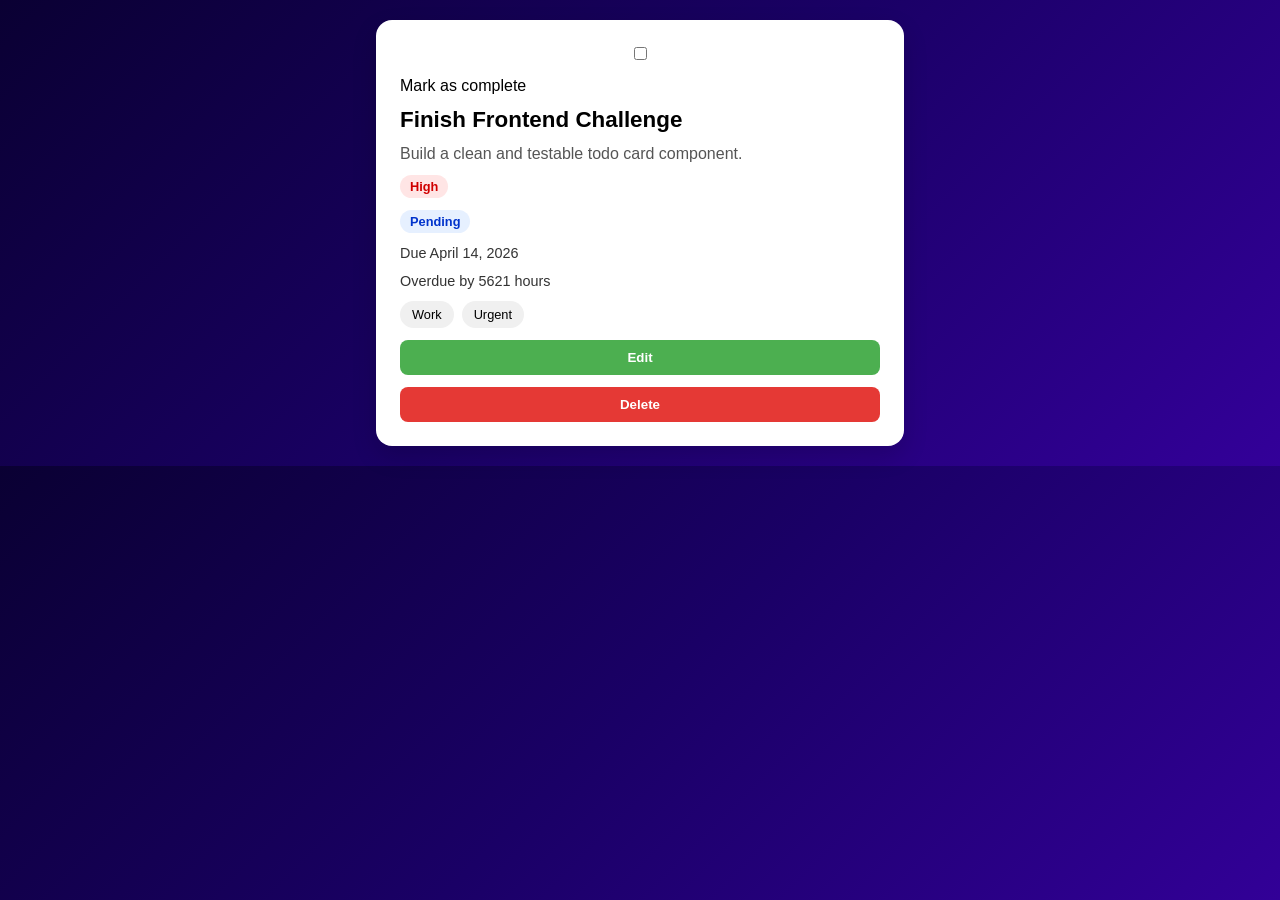
<file: index.html>
<!DOCTYPE html>
<html lang="en">
<head>
  <meta charset="UTF-8">
  <meta name="viewport" content="width=device-width, initial-scale=1.0">
  <title>Todo Card</title>
  <link rel="stylesheet" href="./style.css">

  
</head>

<body>

<div class="bubbles">
  <span></span><span></span><span></span>
  <span></span><span></span><span></span>
</div>

<article data-testid="test-todo-card" class="card fade-in">

  <!-- Checkbox -->
  <input 
    id="todo-check" 
    type="checkbox" 
    data-testid="test-todo-complete-toggle">

  <label for="todo-check">Mark as complete</label>

  <!-- Title -->
  <h2 data-testid="test-todo-title">Finish Frontend Challenge</h2>

  <!-- Description -->
  <p data-testid="test-todo-description">
    Build a clean and testable todo card component.
  </p>

  <!-- Priority -->
  <span data-testid="test-todo-priority" aria-label="Priority: High">
    High
  </span>

  <!-- Status -->
  <span data-testid="test-todo-status" aria-label="Status: Pending">
    Pending
  </span>

  <!-- Due Date -->
  <time 
    data-testid="test-todo-due-date"
    datetime="2026-04-14T18:00:00Z">
    Due April 14, 2026
  </time>

  <!-- Time Remaining -->
  <time 
    data-testid="test-todo-time-remaining"
    aria-live="polite">
    Calculating...
  </time>

  <!-- Tags -->
  <ul data-testid="test-todo-tags">
    <li data-testid="test-todo-tag-work">Work</li>
    <li data-testid="test-todo-tag-urgent">Urgent</li>
  </ul>

  <!-- Buttons -->
  <button data-testid="test-todo-edit-button">Edit</button>
  <button data-testid="test-todo-delete-button">Delete</button>

</article>


<script src="./script.js"></script>
</body>
</html>
</file>
<file: style.css>
body {
  font-family: Arial, sans-serif;
  background: linear-gradient(135deg, #0a0033, #1a0066, #330099);
  display: flex;
  justify-content: center;
  padding: 20px;
  margin: 0;
}

/* Card */
.card {
width: 100%;
max-width: 480px;
background: #ffffff;
padding: 20px;
border-radius: 16px;
box-shadow: 0 10px 25px rgba(0,0,0,0.15);
display: flex;
flex-direction: column;
gap: 12px;
}

/* Title */
h2 {
margin: 0;
font-size: 1.4rem;
}

/* Description */
p {
margin: 0;
color: #555;
}

/* Priority badge */
[data-testid="test-todo-priority"] {
display: inline-block;
padding: 4px 10px;
border-radius: 20px;
font-size: 0.8rem;
font-weight: bold;
background: #ffe5e5;
color: #d00000;
width: fit-content;
}

/* Status badge */
[data-testid="test-todo-status"] {
display: inline-block;
padding: 4px 10px;
border-radius: 20px;
font-size: 0.8rem;
font-weight: bold;
background: #e6f0ff;
color: #0033cc;
width: fit-content;
}

/* Time + date */
time {
font-size: 0.9rem;
color: #333;
}

/* Tags */
ul {
display: flex;
flex-wrap: wrap;
gap: 8px;
padding: 0;
margin: 0;
list-style: none;
}

li {
background: #f0f0f0;
padding: 6px 12px;
border-radius: 20px;
font-size: 0.8rem;
}

/* Buttons */
button {
padding: 10px;
border: none;
border-radius: 8px;
cursor: pointer;
font-weight: bold;
transition: 0.2s ease;
}

/* Edit button */
[data-testid="test-todo-edit-button"] {
background: #4caf50;
color: white;
}

[data-testid="test-todo-edit-button"]:hover {
background: #43a047;
}

/* Delete button */
[data-testid="test-todo-delete-button"] {
background: #e53935;
color: white;
}

[data-testid="test-todo-delete-button"]:hover {
background: #c62828;
}

/* Focus states (ACCESSIBILITY) */
button:focus,
input:focus {
outline: 2px solid purple;
outline-offset: 2px;
}

/* Completed state */
.completed {
text-decoration: line-through;
opacity: 0.6;
}

/* Checkbox spacing */
input[type="checkbox"] {
margin-bottom: 5px;
}

/* Responsive spacing tweak */
@media (min-width: 768px) {
.card {
padding: 24px;
}
}



/* BUBBLE CONTAINER */
.bubbles {
  position: fixed;
  top: 0;
  left: 0;
  width: 100%;
  height: 100%;
  overflow: hidden;
  z-index: -1;
}

/* INDIVIDUAL BUBBLES */
.bubbles span {
  position: absolute;
  bottom: -100px;
  width: 40px;
  height: 40px;
  background: rgb(200, 180, 255); /* lavender vibe 👀 */
  border-radius: 50%;
  animation: rise 12s infinite ease-in;
}

/* RANDOM POSITIONS */
.bubbles span:nth-child(1) {
  left: 10%;
  width: 30px;
  height: 30px;
  animation-duration: 10s;
}
.bubbles span:nth-child(2) {
  left: 25%;
  animation-duration: 14s;
}
.bubbles span:nth-child(3) {
  left: 40%;
  width: 20px;
  height: 20px;
  animation-duration: 8s;
}
.bubbles span:nth-child(4) {
  left: 60%;
  animation-duration: 16s;
}
.bubbles span:nth-child(5) {
  left: 75%;
  width: 25px;
  height: 25px;
  animation-duration: 11s;
}
.bubbles span:nth-child(6) {
  left: 90%;
  animation-duration: 13s;
}

/* ANIMATION */
@keyframes rise {
  0% {
    transform: translateY(0) scale(1);
    opacity: 0.5;
  }
  100% {
    transform: translateY(-110vh) scale(1.2);
    opacity: 0;
  }
}

.bubbles span {
  backdrop-filter: blur(4px);
}




    /* =========================
       DELETE FADE ANIMATION
    ========================= */
    .fade-out {
      opacity: 0;
      transform: scale(0.95);
      transition: all 0.4s ease;
    }

    .fade-in {
      opacity: 1;
      transform: scale(1);
      transition: all 0.3s ease;
    }

    /* Undo toast */
    .undo-toast {
      position: fixed;
      bottom: 20px;
      left: 50%;
      transform: translateX(-50%);
      background: #222;
      color: white;
      padding: 10px 16px;
      border-radius: 8px;
      font-size: 14px;
      display: flex;
      gap: 10px;
      align-items: center;
      z-index: 9999;
    }

    .undo-toast button {
      background: #4caf50;
      border: none;
      padding: 6px 10px;
      border-radius: 6px;
      color: white;
      cursor: pointer;
    }
</file>
